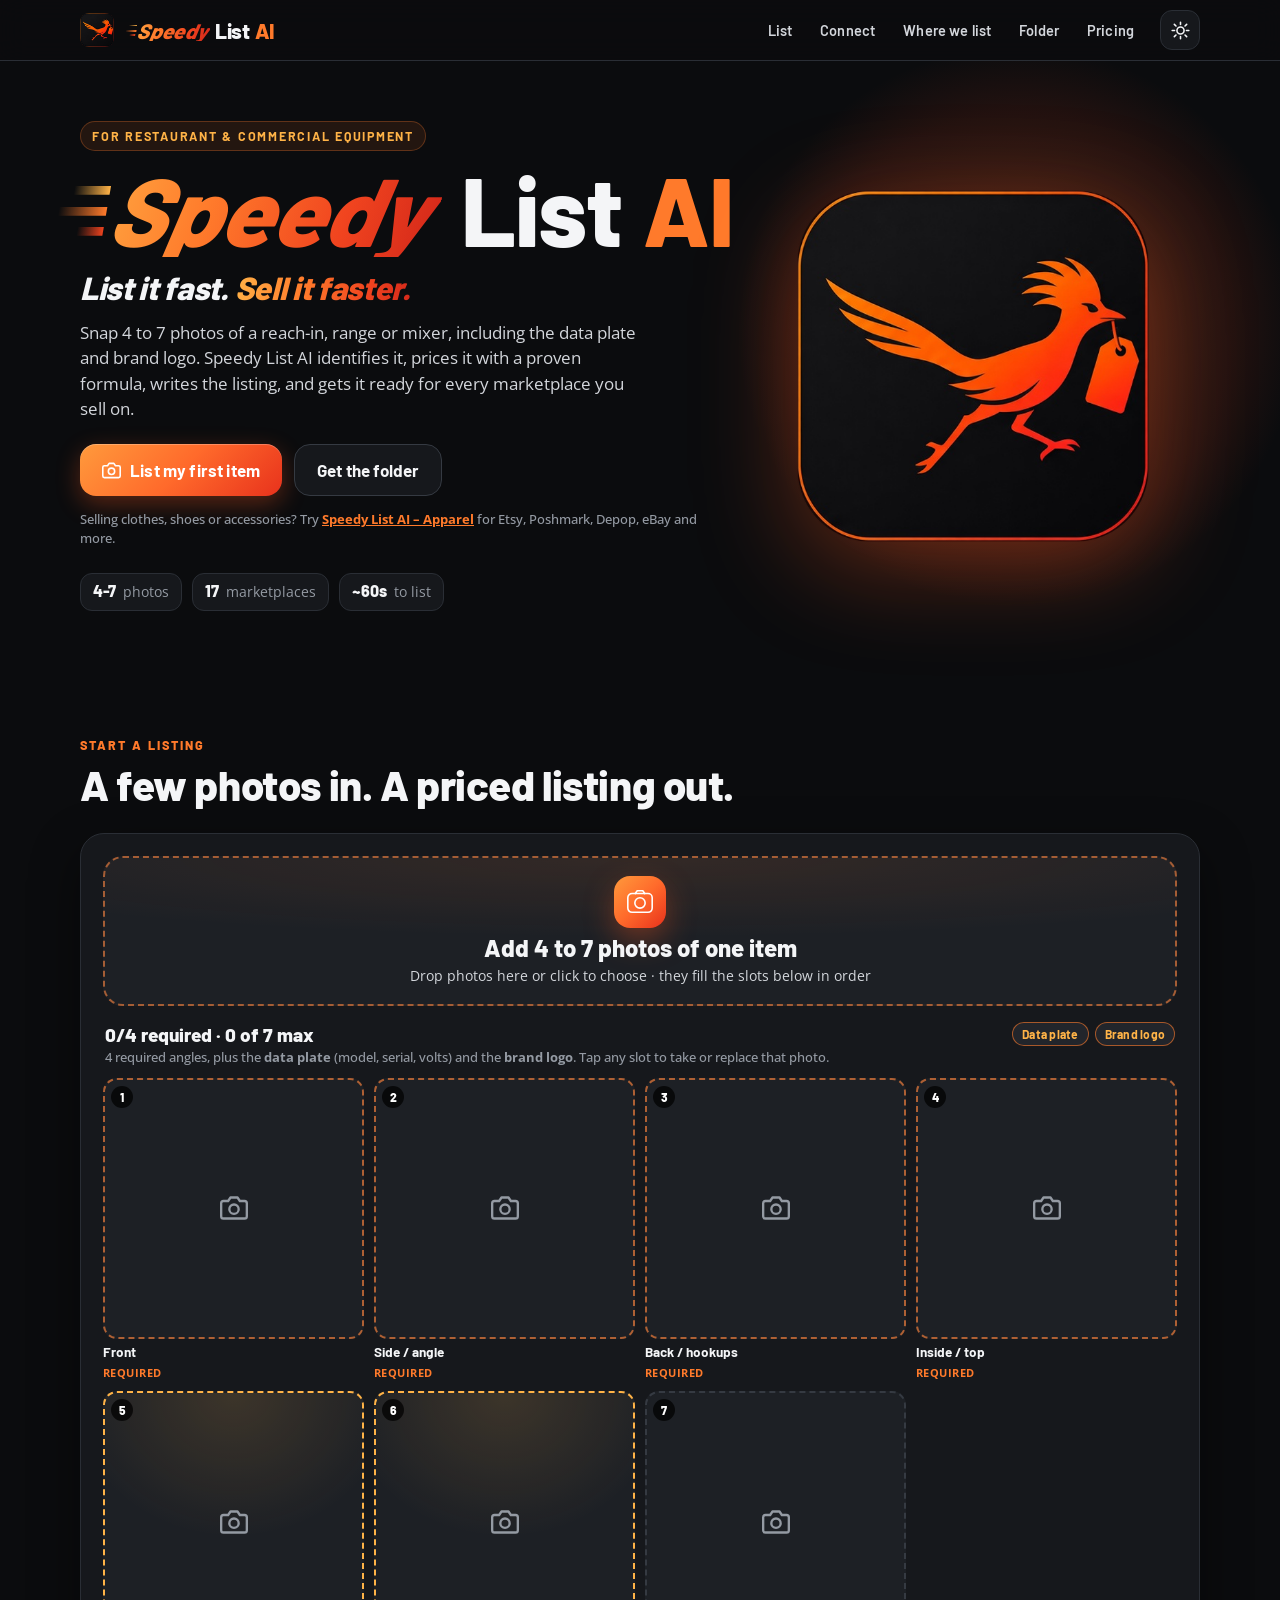
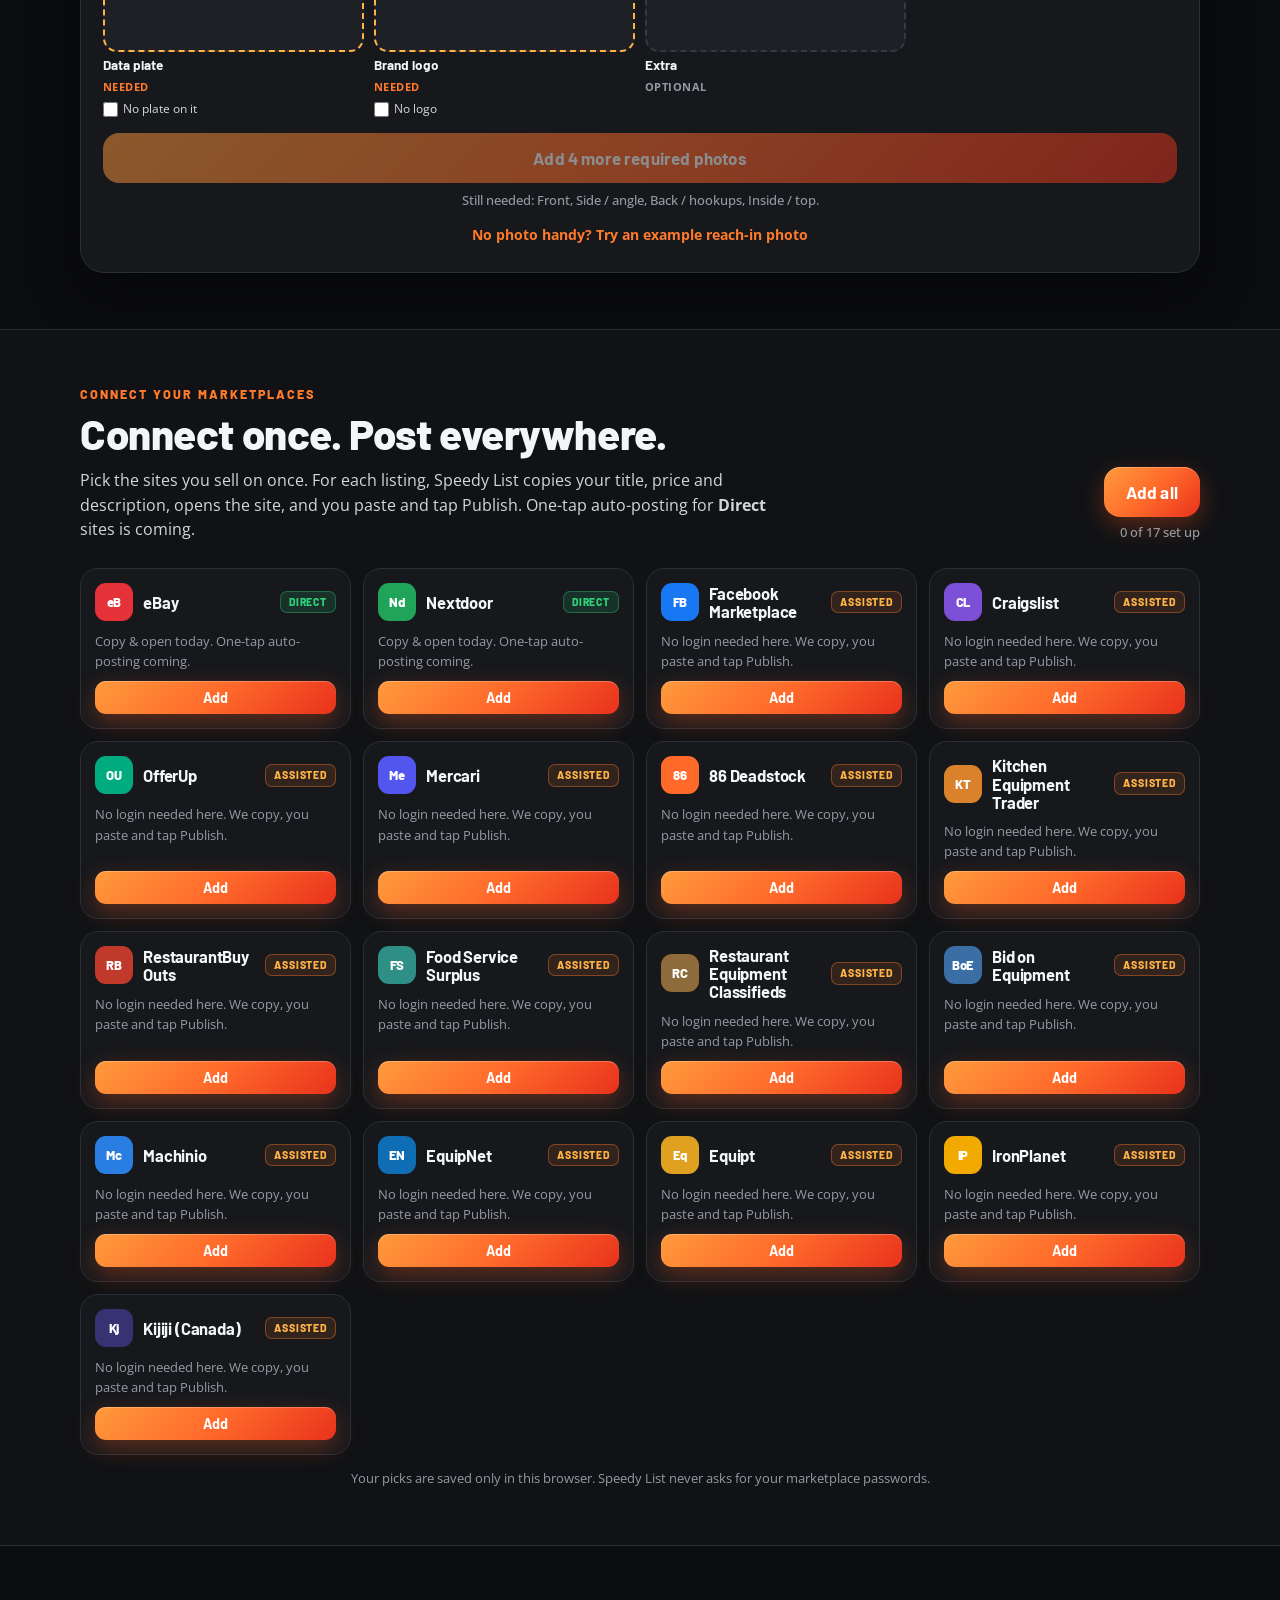
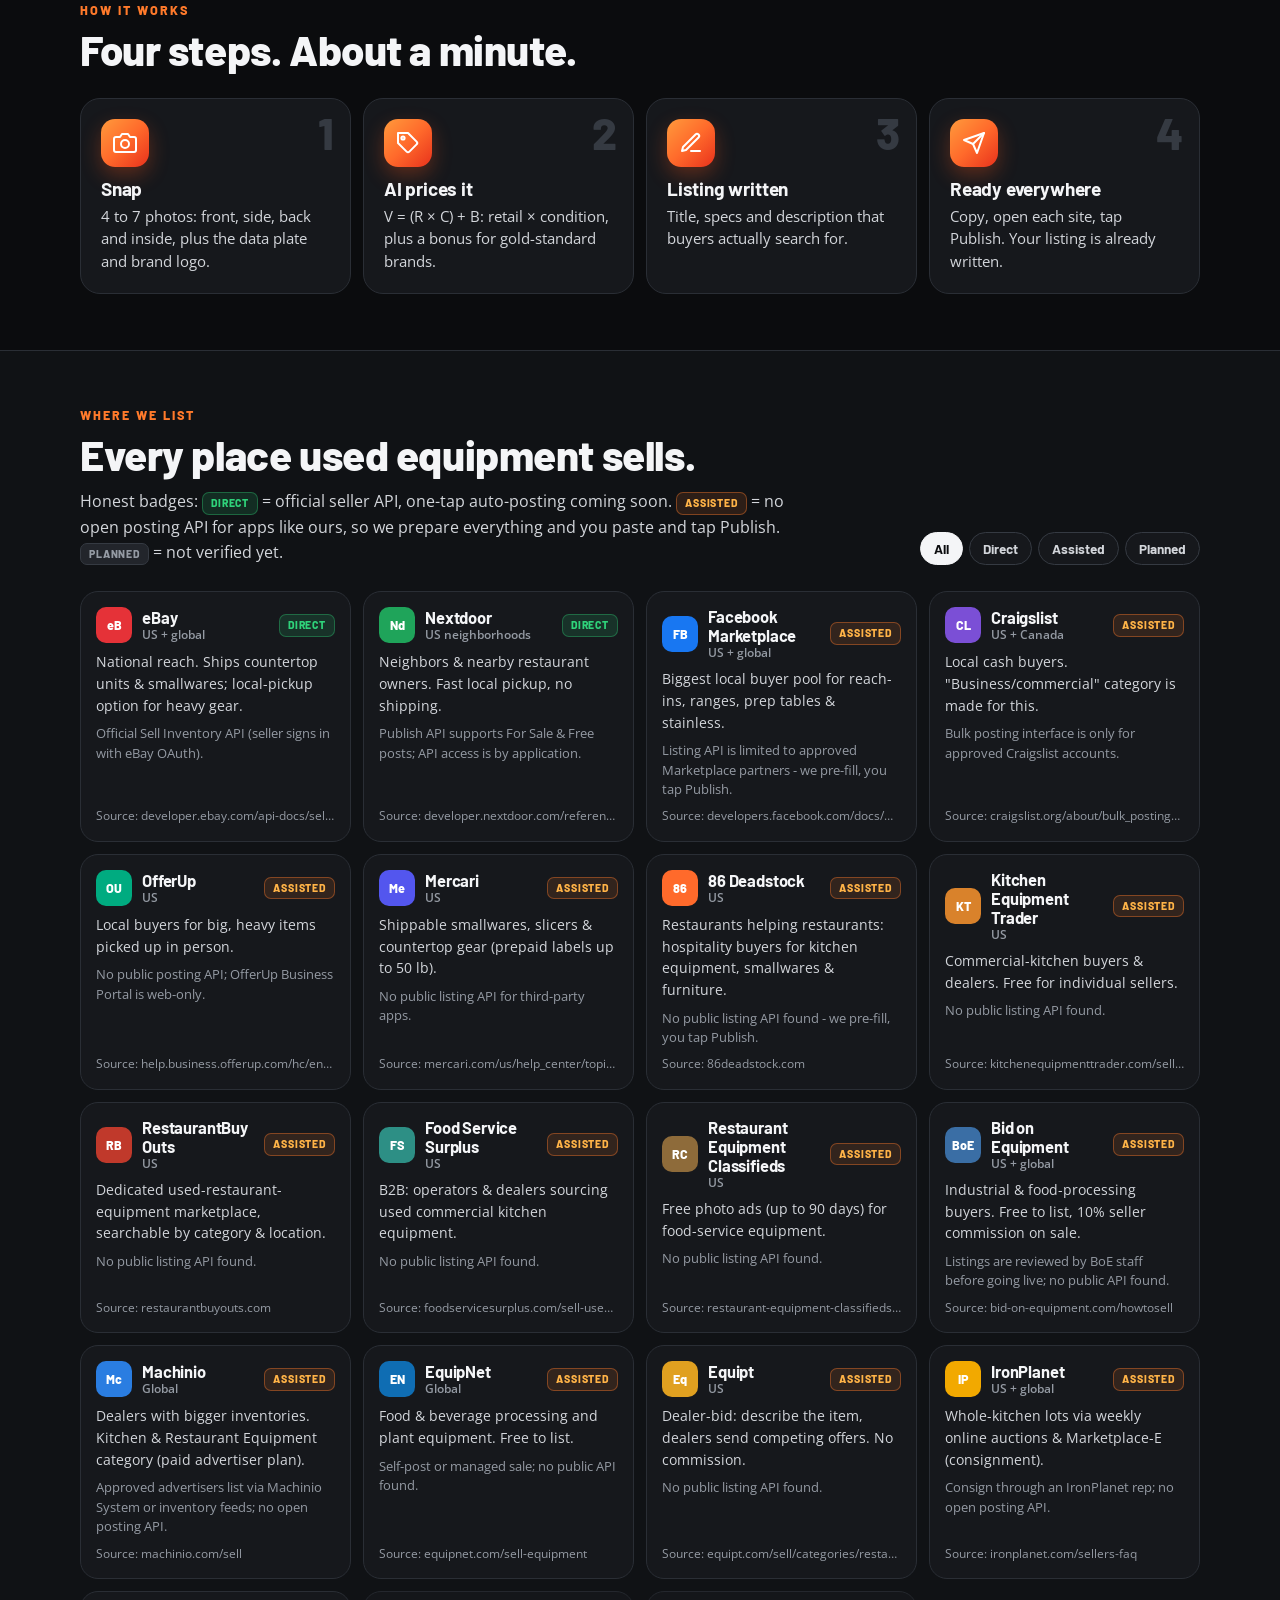
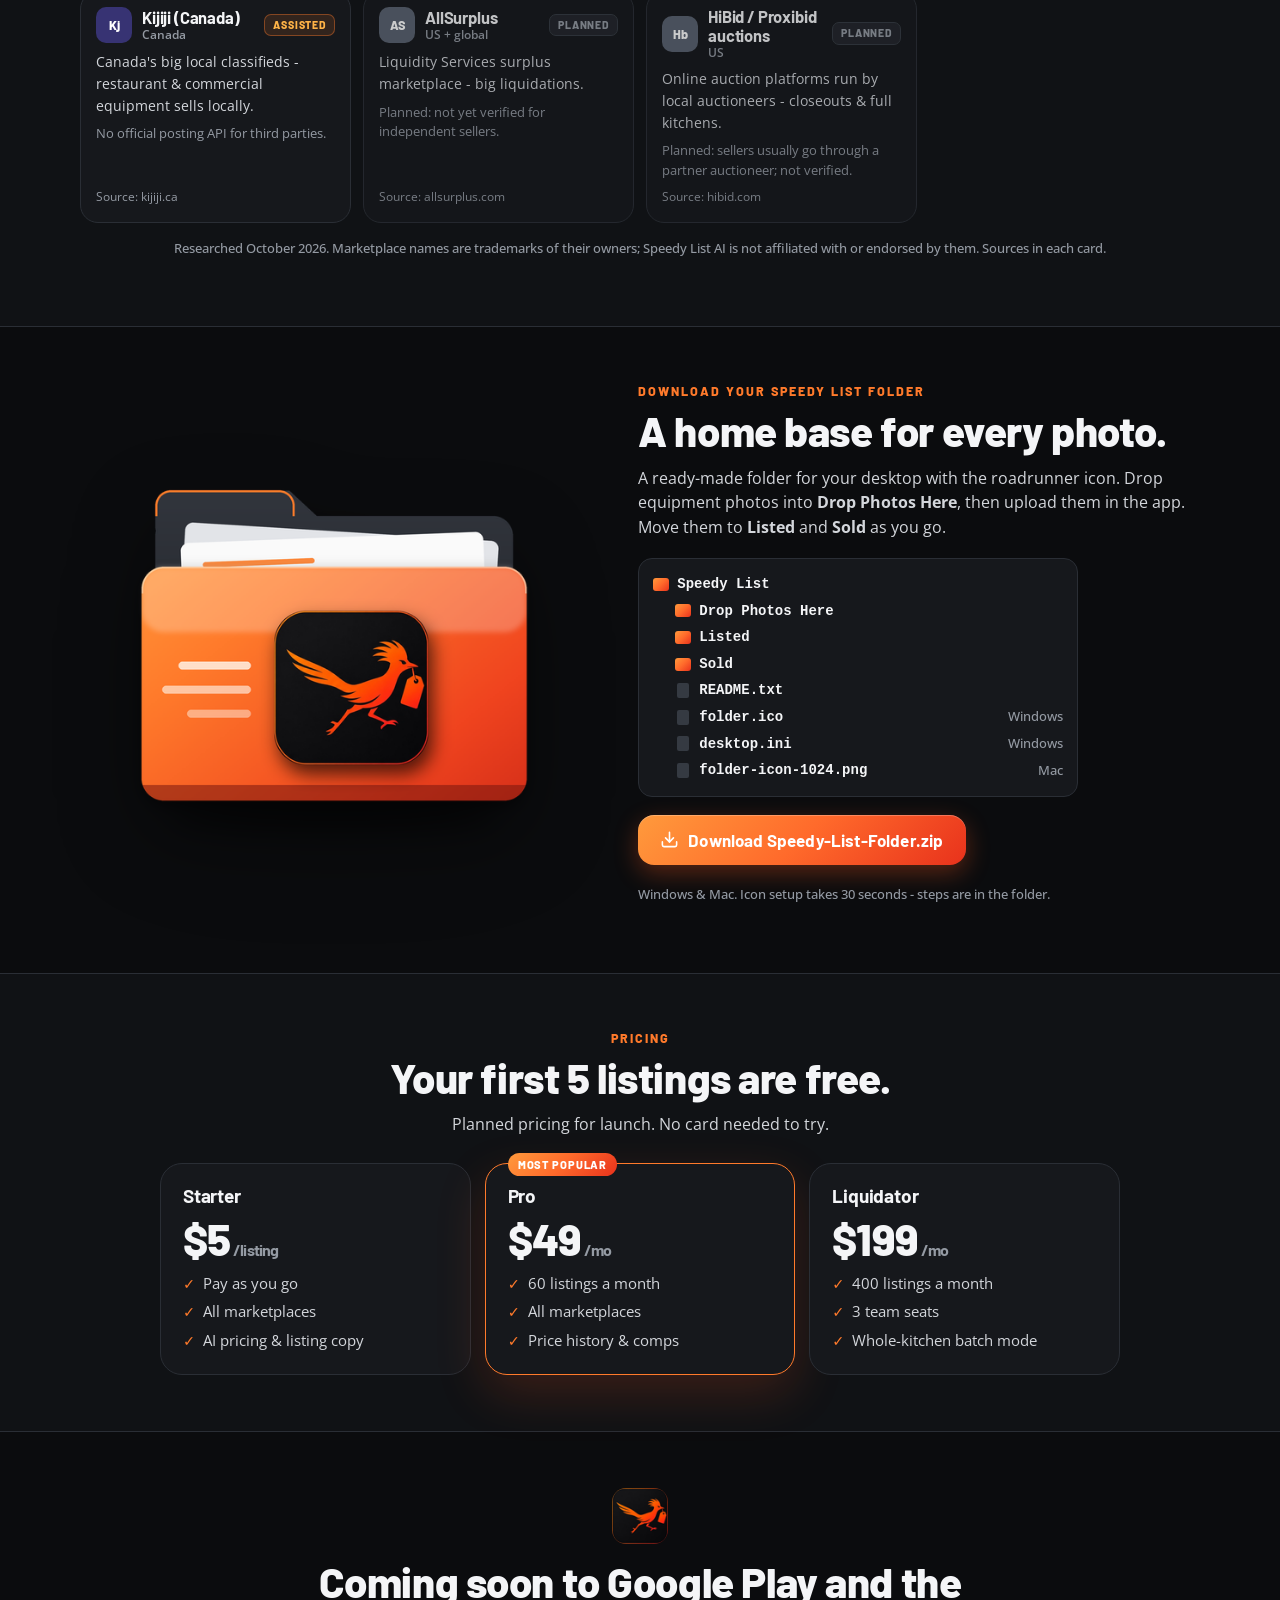
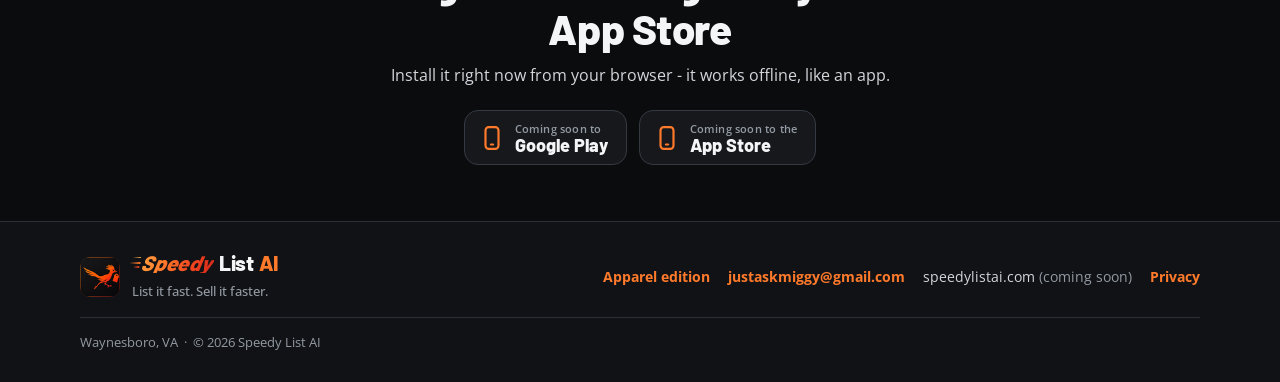
<file: index.html>
<!doctype html>
<html lang="en" data-theme="dark">
<head>
<meta charset="utf-8">
<meta name="viewport" content="width=device-width, initial-scale=1, viewport-fit=cover">
<title>Speedy List AI - List it fast. Sell it faster.</title>
<meta name="description" content="Speedy List AI: 4 to 7 photos of your restaurant or commercial equipment become a priced listing on every marketplace.">
<meta name="theme-color" content="#0b0c0e" media="(prefers-color-scheme: dark)">
<meta name="theme-color" content="#0b0c0e">
<meta name="color-scheme" content="dark light">
<link rel="manifest" href="manifest.webmanifest">
<link rel="icon" href="assets/brand/roadrunner-favicon-32.png" sizes="32x32" type="image/png">
<link rel="icon" href="assets/brand/roadrunner-icon-192.png" sizes="192x192" type="image/png">
<link rel="apple-touch-icon" href="assets/brand/roadrunner-apple-touch-180.png" sizes="180x180">
<meta name="apple-mobile-web-app-capable" content="yes"><meta name="mobile-web-app-capable" content="yes">
<meta name="apple-mobile-web-app-title" content="Speedy List">
<meta name="apple-mobile-web-app-status-bar-style" content="black-translucent">
<meta property="og:title" content="Speedy List AI - List it fast. Sell it faster.">
<meta property="og:description" content="A few photos. Every marketplace. Priced right.">
<meta property="og:image" content="assets/brand/roadrunner-icon-512.png">
<link rel="preload" href="assets/fonts/Barlow-ExtraBold.woff2" as="font" type="font/woff2" crossorigin>
<link rel="preload" href="assets/fonts/OpenSans-var.woff2" as="font" type="font/woff2" crossorigin>
<link rel="stylesheet" href="css/app.css">
<script>try{var t=localStorage.getItem('sla.theme');if(t)document.documentElement.setAttribute('data-theme',t)}catch(e){}</script>
</head>
<body>
<a class="skip" href="#list">Skip to listing</a>

<header class="topbar">
  <div class="wrap topbar-in">
    <a class="brand" href="#top" aria-label="Speedy List AI home">
      <img src="assets/brand/roadrunner-tile-64.png" width="34" height="34" alt="">
      <span class="wordmark sm"><span class="sp-speedy">Speedy</span><span class="sp-list">List</span><span class="sp-ai">AI</span></span>
    </a>
    <nav class="topnav" aria-label="Sections">
      <a href="#list">List</a><a href="#connect">Connect</a><a href="#marketplaces">Where we list</a><a href="#folder">Folder</a><a href="#pricing">Pricing</a>
    </nav>
    <button class="btn ghost sm" id="installBtn" hidden>Install app</button>
    <button class="iconbtn" id="themeBtn" aria-label="Toggle light / dark mode" title="Light / dark">
      <svg class="i-sun" viewBox="0 0 24 24" aria-hidden="true"><circle cx="12" cy="12" r="4.5"/><path d="M12 1.5v3M12 19.5v3M4.2 4.2l2.1 2.1M17.7 17.7l2.1 2.1M1.5 12h3M19.5 12h3M4.2 19.8l2.1-2.1M17.7 6.3l2.1-2.1"/></svg>
      <svg class="i-moon" viewBox="0 0 24 24" aria-hidden="true"><path d="M20.5 14.5A8.5 8.5 0 0 1 9.5 3.5a8.5 8.5 0 1 0 11 11z"/></svg>
    </button>
  </div>
</header>

<main id="top">
  <!-- HERO -->
  <section class="hero">
    <div class="hero-glow" aria-hidden="true"></div>
    <div class="wrap hero-in">
      <div class="hero-copy">
        <span class="eyebrow">For restaurant &amp; commercial equipment</span>
        <h1 class="wordmark xl"><span class="sp-speedy">Speedy</span><span class="sp-list">List</span><span class="sp-ai">AI</span></h1>
        <p class="slogan">List it fast. <span>Sell it faster.</span></p>
        <p class="lede">Snap 4 to 7 photos of a reach-in, range or mixer, including the data plate and brand logo. Speedy List AI identifies it, prices it with a proven formula, writes the listing, and gets it ready for every marketplace you sell on.</p>
        <div class="cta-row">
          <a class="btn primary lg" href="#list">
            <svg viewBox="0 0 24 24" aria-hidden="true"><path d="M23 19a2 2 0 0 1-2 2H3a2 2 0 0 1-2-2V8a2 2 0 0 1 2-2h4l2-3h6l2 3h4a2 2 0 0 1 2 2z"/><circle cx="12" cy="13" r="4"/></svg>
            List my first item</a>
          <a class="btn ghost lg" href="#folder">Get the folder</a>
        </div>
        <p class="tiny edition-link">Selling clothes, shoes or accessories? Try <a href="https://justaskmiggy.github.io/speedy-list-apparel/">Speedy List AI – Apparel</a> for Etsy, Poshmark, Depop, eBay and more.</p>
        <ul class="hero-stats">
          <li><b>4-7</b> photos</li><li><b>17</b> marketplaces</li><li><b>~60s</b> to list</li>
        </ul>
      </div>
      <div class="hero-art" aria-hidden="true">
        <div class="tile-ring"><img src="assets/brand/roadrunner-tile.png" width="300" height="300" alt=""></div>
      </div>
    </div>
  </section>

  <!-- LIST FLOW -->
  <section class="sec" id="list">
    <div class="wrap">
      <div class="sec-head">
        <span class="kicker">Start a listing</span>
        <h2>A few photos in. A priced listing out.</h2>
      </div>

      <div class="flow card" id="flow">
        <!-- step 0: guided photos (4 required + data plate + brand logo, max 7) -->
        <div class="step" id="stepDrop">
          <label class="drop compact" id="drop" tabindex="0">
            <input type="file" id="fileIn" accept="image/*" multiple hidden>
            <div class="drop-icon" aria-hidden="true">
              <svg viewBox="0 0 64 64"><rect x="6" y="14" width="52" height="40" rx="9"/><circle cx="32" cy="34" r="11"/><path d="M22 14l4-6h12l4 6"/></svg>
            </div>
            <strong class="drop-title">Add 4 to 7 photos of one item</strong>
            <span class="drop-sub"><span class="desk">Drop photos here or click to choose</span><span class="mob">Tap to pick several from your library</span> · they fill the slots below in order</span>
          </label>
          <div class="shots-head" aria-live="polite">
            <b id="shotCount">0/4 required &middot; up to 7</b>
            <span class="shot-flags" id="shotFlags"></span>
          </div>
          <p class="tiny shots-tip">4 required angles, plus the <b>data plate</b> (model, serial, volts) and the <b>brand logo</b>. Tap any slot to take or replace that photo.</p>
          <div class="shots" id="shots" role="list" aria-label="Photo slots"></div>
          <button class="btn primary lg block" id="analyzeBtn" type="button" disabled>Add 4 required photos</button>
          <p class="tiny center" id="analyzeWhy"></p>
          <div class="sample-row"><button class="linkbtn" id="sampleBtn" type="button">No photo handy? Try an example reach-in photo</button></div>
        </div>

        <!-- step 1: thumbs + identifying -->
        <div class="step" id="stepId" hidden>
          <div class="thumbs" id="thumbs"></div>
          <div class="ident" id="ident">
            <div class="scan"><img id="scanImg" alt=""><span class="scanline"></span></div>
            <div class="ident-copy">
              <h3><span class="spinner"></span> Identifying...</h3>
              <ul class="ident-steps" id="identSteps">
                <li>Reading the photo</li><li>Spotting brand &amp; model</li><li>Checking the data plate</li><li>Pulling new retail price</li>
              </ul>
              <p class="demo-note">Speedy AI is reading your photos. This takes about 10-20 seconds.</p>
            </div>
          </div>
        </div>

        <!-- step 2: result -->
        <div class="step" id="stepResult" hidden>
          <div class="result-grid">
            <div class="col">
              <div class="item-card">
                <div class="item-photo"><img id="itemImg" alt="Your equipment photo"><span class="badge demo" id="aiBadge">Speedy AI</span></div>
                <div class="item-meta">
                  <span class="badge ok" id="itemConf">92% match</span>
                  <h3 id="itemName">True T-49 Two-Section Reach-In Refrigerator</h3>
                  <dl class="kv"><dt>Brand</dt><dd id="itemBrand">True</dd><dt>Model</dt><dd id="itemModel">T-49</dd><dt>Category</dt><dd id="itemCat">Refrigeration</dd></dl>
                  <p class="demo-note strong" id="aiNote">AI read from your photos. Double-check the brand, model and price, then edit anything below.</p>
                  <button class="linkbtn" id="retryBtn" type="button">Not right? Analyze again</button>
                </div>
              </div>

              <div class="price-card">
                <div class="price-head">
                  <h3>Speedy price</h3>
                  <span class="formula-tag">V = (R &times; C) + B</span>
                </div>
                <div class="field">
                  <label for="retailIn">R - new retail price</label>
                  <div class="money"><span>$</span><input id="retailIn" type="number" inputmode="numeric" min="0" step="50"></div>
                </div>
                <div class="field">
                  <span class="lbl">C - condition</span>
                  <div class="seg" id="condSeg" role="radiogroup" aria-label="Condition"></div>
                </div>
                <div class="field" id="bonusField">
                  <label for="bonusIn">B - brand bonus <span class="gold" id="goldTag">Gold-standard brand</span></label>
                  <div class="range-row"><input id="bonusIn" type="range" min="50" max="200" step="25"><output id="bonusOut">$150</output></div>
                  <p class="tiny" id="bonusNote">True, Hobart, Vulcan and Imperial Brown earn a $50-$200 bonus.</p>
                </div>
                <div class="calc" id="calc"></div>
                <div class="final">
                  <div><span class="tiny">Suggested list price</span><div class="big" id="vOut">$0</div></div>
                  <div class="field inline"><label for="priceIn">Your price</label><div class="money"><span>$</span><input id="priceIn" type="number" inputmode="numeric" min="0" step="5" placeholder="Enter price" aria-describedby="priceNeed"></div></div>
                </div>
                <p class="price-need" id="priceNeed" role="status" hidden>Enter your asking price. Speedy AI couldn't price this one from the photos, and your listing can't be copied until it has a price.</p>
              </div>
            </div>

            <div class="col">
              <div class="listing-card">
                <h3>Your listing <span class="tiny">written for you - edit freely</span></h3>
                <div class="field"><label for="titleIn">Title <span class="tiny" id="titleCount">0/80</span></label><input id="titleIn" maxlength="80"></div>
                <div class="field"><label for="descIn">Description</label><textarea id="descIn" rows="9"></textarea></div>
              </div>

              <div class="post-card" id="postCard">
                <div class="post-head">
                  <h3>Post to</h3>
                  <a class="linkbtn" href="#connect" id="manageConn">Manage sites</a>
                </div>
                <div class="conn-chips" id="connChips"></div>
                <div class="conn-nudge" id="connNudge" hidden>
                  <span>Pick your sites once and they're checked for you on every listing.</span>
                  <button class="btn primary sm" type="button" data-act="connect-all">Add all sites</button>
                </div>
                <div class="mk-checks" id="mkChecks"></div>
                <button class="btn primary lg block" id="postBtn" type="button">
                  <svg viewBox="0 0 24 24" aria-hidden="true"><path d="M22 2 11 13"/><path d="M22 2 15 22l-4-9-9-4z"/></svg>
                  Get it ready to post</button>
                <p class="demo-note center">Tap each site to copy your listing, open the site and hit Publish.</p>
                <ol class="progress" id="postProgress" hidden></ol>
                <div class="done-row" id="doneRow" hidden>
                  <button class="btn ghost" id="againBtn" type="button">List another item</button>
                  <button class="btn ghost" id="mailBtn" type="button">Send to Miggy</button>
                </div>
              </div>
            </div>
          </div>
        </div>
      </div>
    </div>
  </section>

  <!-- CONNECT -->
  <section class="sec alt" id="connect">
    <div class="wrap">
      <div class="sec-head row">
        <div>
          <span class="kicker">Connect your marketplaces</span>
          <h2>Connect once. Post everywhere.</h2>
          <p class="sub">Pick the sites you sell on once. For each listing, Speedy List copies your title, price and description, opens the site, and you paste and tap Publish. One-tap auto-posting for <b>Direct</b> sites is coming.</p>
        </div>
        <div class="connect-actions">
          <button class="btn primary lg" type="button" data-act="connect-all">Add all</button>
          <span class="tiny" id="connSummary">0 of 17 set up</span>
        </div>
      </div>
      <div class="conn-grid" id="connGrid"></div>
      <p class="demo-note center">Your picks are saved only in this browser. Speedy List never asks for your marketplace passwords.</p>
    </div>
  </section>

  <!-- HOW -->
  <section class="sec" id="how">
    <div class="wrap">
      <div class="sec-head"><span class="kicker">How it works</span><h2>Four steps. About a minute.</h2></div>
      <ol class="how">
        <li><span class="n">1</span><div class="how-ic"><svg viewBox="0 0 24 24"><path d="M23 19a2 2 0 0 1-2 2H3a2 2 0 0 1-2-2V8a2 2 0 0 1 2-2h4l2-3h6l2 3h4a2 2 0 0 1 2 2z"/><circle cx="12" cy="13" r="4"/></svg></div><h3>Snap</h3><p>4 to 7 photos: front, side, back and inside, plus the data plate and brand logo.</p></li>
        <li><span class="n">2</span><div class="how-ic"><svg viewBox="0 0 24 24"><path d="M20.6 13.4 13.4 20.6a2 2 0 0 1-2.8 0L2 12V2h10l8.6 8.6a2 2 0 0 1 0 2.8z"/><circle cx="7" cy="7" r="1.6"/></svg></div><h3>AI prices it</h3><p>V = (R &times; C) + B: retail &times; condition, plus a bonus for gold-standard brands.</p></li>
        <li><span class="n">3</span><div class="how-ic"><svg viewBox="0 0 24 24"><path d="M12 20h9"/><path d="M16.5 3.5a2.1 2.1 0 0 1 3 3L7 19l-4 1 1-4z"/></svg></div><h3>Listing written</h3><p>Title, specs and description that buyers actually search for.</p></li>
        <li><span class="n">4</span><div class="how-ic"><svg viewBox="0 0 24 24"><path d="M22 2 11 13"/><path d="M22 2 15 22l-4-9-9-4z"/></svg></div><h3>Ready everywhere</h3><p>Copy, open each site, tap Publish. Your listing is already written.</p></li>
      </ol>
    </div>
  </section>

  <!-- MARKETPLACES -->
  <section class="sec alt" id="marketplaces">
    <div class="wrap">
      <div class="sec-head row">
        <div>
          <span class="kicker">Where we list</span>
          <h2>Every place used equipment sells.</h2>
          <p class="sub">Honest badges: <span class="mbadge direct">Direct</span> = official seller API, one-tap auto-posting coming soon. <span class="mbadge assisted">Assisted</span> = no open posting API for apps like ours, so we prepare everything and you paste and tap Publish. <span class="mbadge planned">Planned</span> = not verified yet.</p>
        </div>
        <div class="filter" role="tablist" aria-label="Filter marketplaces">
          <button class="chip on" data-filter="all" type="button">All</button>
          <button class="chip" data-filter="direct" type="button">Direct</button>
          <button class="chip" data-filter="assisted" type="button">Assisted</button>
          <button class="chip" data-filter="planned" type="button">Planned</button>
        </div>
      </div>
      <div class="mk-grid collapsed" id="mkGrid"></div>
      <div class="mk-more" id="mkMore"><button class="btn ghost" type="button" id="mkMoreBtn">Show all marketplaces</button></div>
      <p class="tiny center">Researched October 2026. Marketplace names are trademarks of their owners; Speedy List AI is not affiliated with or endorsed by them. Sources in each card.</p>
    </div>
  </section>

  <!-- FOLDER -->
  <section class="sec" id="folder">
    <div class="wrap folder-in">
      <div class="folder-art">
        <div class="folder-glow" aria-hidden="true"></div>
        <img src="img/speedy-list-folder-512.png" width="512" height="512" alt="Speedy List folder icon: an orange folder with the roadrunner logo on the front">
      </div>
      <div class="folder-copy">
        <span class="kicker">Download your Speedy List folder</span>
        <h2>A home base for every photo.</h2>
        <p class="sub">A ready-made folder for your desktop with the roadrunner icon. Drop equipment photos into <b>Drop Photos Here</b>, then upload them in the app. Move them to <b>Listed</b> and <b>Sold</b> as you go.</p>
        <ul class="tree" aria-label="Folder contents">
          <li class="d">Speedy List</li>
          <li class="d sub1">Drop Photos Here</li>
          <li class="d sub1">Listed</li>
          <li class="d sub1">Sold</li>
          <li class="f sub1">README.txt</li>
          <li class="f sub1">folder.ico <span class="tiny">Windows</span></li>
          <li class="f sub1">desktop.ini <span class="tiny">Windows</span></li>
          <li class="f sub1">folder-icon-1024.png <span class="tiny">Mac</span></li>
        </ul>
        <a class="btn primary lg" href="downloads/Speedy-List-Folder.zip" download="Speedy-List-Folder.zip" id="zipBtn">
          <svg viewBox="0 0 24 24" aria-hidden="true"><path d="M21 15v4a2 2 0 0 1-2 2H5a2 2 0 0 1-2-2v-4"/><path d="m7 10 5 5 5-5"/><path d="M12 15V3"/></svg>
          Download Speedy-List-Folder.zip</a>
        <p class="tiny">Windows &amp; Mac. Icon setup takes 30 seconds - steps are in the folder.</p>
      </div>
    </div>
  </section>

  <!-- PRICING -->
  <section class="sec alt" id="pricing">
    <div class="wrap">
      <div class="sec-head center"><span class="kicker">Pricing</span><h2>Your first 5 listings are free.</h2><p class="sub">Planned pricing for launch. No card needed to try.</p></div>
      <div class="plans">
        <div class="plan"><h3>Starter</h3><div class="amt">$5<small>/listing</small></div><ul><li>Pay as you go</li><li>All marketplaces</li><li>AI pricing &amp; listing copy</li></ul></div>
        <div class="plan hot"><span class="ribbon">Most popular</span><h3>Pro</h3><div class="amt">$49<small>/mo</small></div><ul><li>60 listings a month</li><li>All marketplaces</li><li>Price history &amp; comps</li></ul></div>
        <div class="plan"><h3>Liquidator</h3><div class="amt">$199<small>/mo</small></div><ul><li>400 listings a month</li><li>3 team seats</li><li>Whole-kitchen batch mode</li></ul></div>
      </div>
    </div>
  </section>

  <!-- STORES -->
  <section class="sec" id="apps">
    <div class="wrap stores">
      <img src="assets/brand/roadrunner-tile-64.png" width="56" height="56" alt="" class="stores-ic">
      <h2>Coming soon to Google Play and the App Store</h2>
      <p class="sub">Install it right now from your browser - it works offline, like an app.</p>
      <div class="store-badges">
        <span class="sbadge"><svg viewBox="0 0 24 24" aria-hidden="true"><rect x="6" y="2" width="12" height="20" rx="3"/><path d="M11 18h2"/></svg><span><small>Coming soon to</small>Google Play</span></span>
        <span class="sbadge"><svg viewBox="0 0 24 24" aria-hidden="true"><rect x="6" y="2" width="12" height="20" rx="3"/><path d="M11 18h2"/></svg><span><small>Coming soon to the</small>App Store</span></span>
      </div>
    </div>
  </section>
</main>

<footer class="footer">
  <div class="wrap foot-in">
    <div class="foot-brand">
      <img src="assets/brand/roadrunner-tile-64.png" width="40" height="40" alt="">
      <div><span class="wordmark sm"><span class="sp-speedy">Speedy</span><span class="sp-list">List</span><span class="sp-ai">AI</span></span><p class="tiny">List it fast. Sell it faster.</p></div>
    </div>
    <div class="foot-links">
      <a href="https://justaskmiggy.github.io/speedy-list-apparel/">Apparel edition</a>
      <a href="mailto:justaskmiggy@gmail.com">justaskmiggy@gmail.com</a>
      <span>speedylistai.com <em>(coming soon)</em></span>
      <a href="privacy.html">Privacy</a>
    </div>
    <p class="foot-note">Waynesboro, VA &nbsp;·&nbsp; &copy; 2026 Speedy List AI</p>
  </div>
</footer>

<div class="modal" id="modal" hidden><div class="modal-back" data-act="close"></div><div class="modal-box" role="dialog" aria-modal="true" aria-labelledby="modalTitle" id="modalBox"></div></div>
<div class="sheet" id="sheet" hidden></div>
<div class="toast" id="toast" role="status" aria-live="polite"></div>

<script src="js/config.js"></script>
<script src="js/data.js"></script>
<script src="js/app.js"></script>
</body>
</html>
</file>
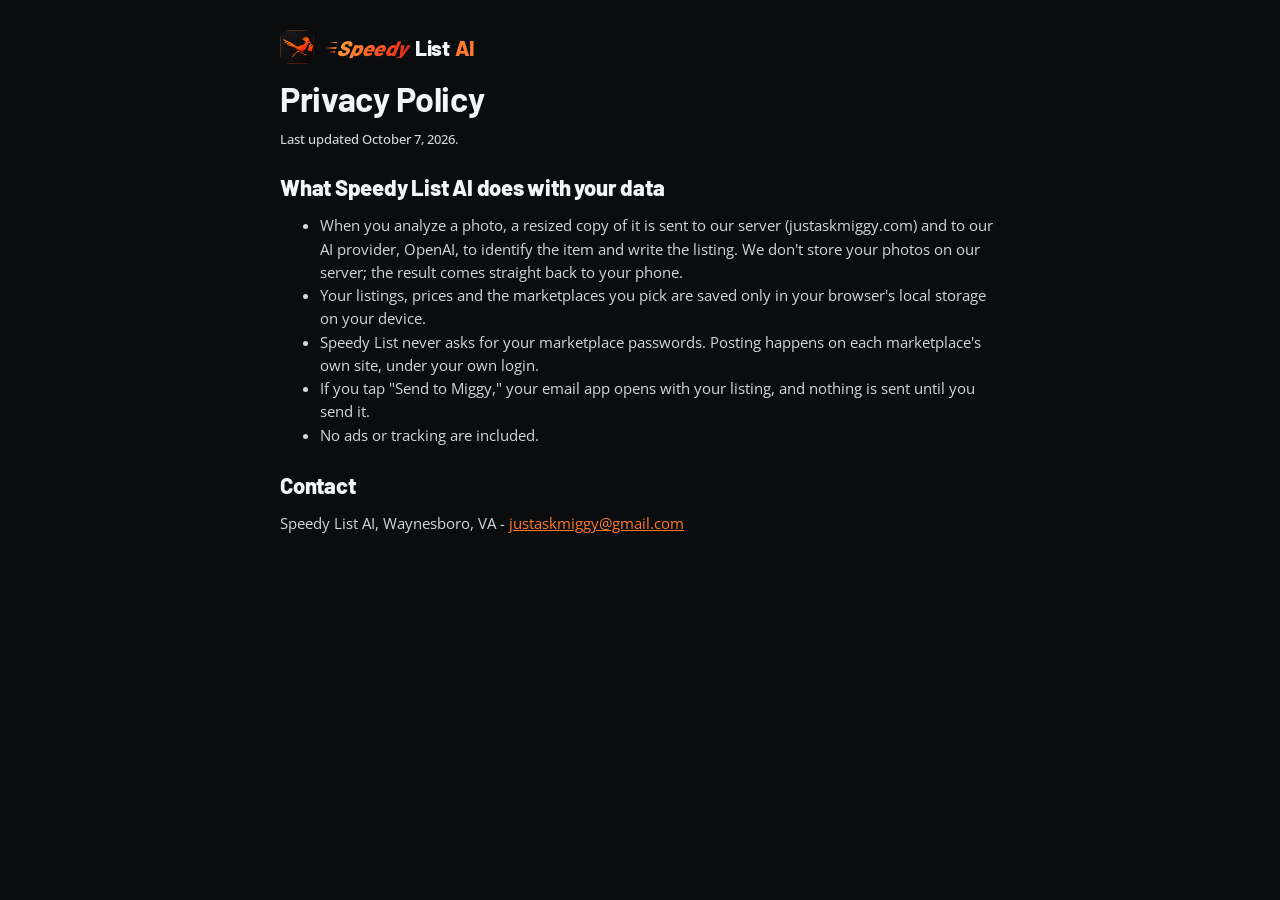
<file: privacy.html>
<!doctype html><html lang="en" data-theme="dark"><head><meta charset="utf-8"><meta name="viewport" content="width=device-width,initial-scale=1">
<title>Privacy Policy - Speedy List AI</title><link rel="icon" href="assets/brand/roadrunner-favicon-32.png"><link rel="stylesheet" href="css/app.css">
<script>try{var t=localStorage.getItem('sla.theme');if(t)document.documentElement.setAttribute('data-theme',t)}catch(e){}</script>
<style>.doc{max-width:760px;margin:0 auto;padding:30px 20px 60px}.doc h1{font-size:34px;margin:16px 0 6px}.doc h2{font-size:22px;margin:26px 0 8px}.doc p,.doc li{color:var(--text2)}</style></head>
<body><div class="doc">
<a class="brand" href="index.html"><img src="assets/brand/roadrunner-tile-64.png" width="34" height="34" alt="" style="border-radius:9px"><span class="wordmark sm"><span class="sp-speedy">Speedy</span><span class="sp-list">List</span><span class="sp-ai">AI</span></span></a>
<h1>Privacy Policy</h1>
<p class="tiny">Last updated October 7, 2026.</p>
<h2>What Speedy List AI does with your data</h2>
<ul><li>When you analyze a photo, a resized copy of it is sent to our server (justaskmiggy.com) and to our AI provider, OpenAI, to identify the item and write the listing. We don't store your photos on our server; the result comes straight back to your phone.</li>
<li>Your listings, prices and the marketplaces you pick are saved only in your browser's local storage on your device.</li>
<li>Speedy List never asks for your marketplace passwords. Posting happens on each marketplace's own site, under your own login.</li>
<li>If you tap "Send to Miggy," your email app opens with your listing, and nothing is sent until you send it.</li>
<li>No ads or tracking are included.</li></ul>
<h2>Contact</h2><p>Speedy List AI, Waynesboro, VA - <a href="mailto:justaskmiggy@gmail.com" style="color:var(--o2)">justaskmiggy@gmail.com</a></p>
</div></body></html>
</file>
<file: css/app.css>
/* Speedy List AI - dark-first, light mode via [data-theme=light] */
@font-face{font-family:"Barlow";font-weight:600;font-display:swap;src:url(../assets/fonts/Barlow-SemiBold.woff2) format("woff2")}
@font-face{font-family:"Barlow";font-weight:700;font-display:swap;src:url(../assets/fonts/Barlow-Bold.woff2) format("woff2")}
@font-face{font-family:"Barlow";font-weight:800;font-display:swap;src:url(../assets/fonts/Barlow-ExtraBold.woff2) format("woff2")}
@font-face{font-family:"Open Sans";font-weight:300 800;font-display:swap;src:url(../assets/fonts/OpenSans-var.woff2) format("woff2")}

:root{
  --o1:#ffb347;--o2:#ff7a2b;--o3:#f0441f;--o4:#d4281a;
  --grad:linear-gradient(100deg,#ffb347 0%,#ff7a2b 40%,#f0441f 75%,#d4281a 100%);
  --grad2:linear-gradient(135deg,#ff9a3c 0%,#ff6a2b 50%,#e8321c 100%);
  --green:#2fd27a;--blue:#4aa3ff;
  --r:18px;--r2:12px;
  --head:"Barlow","Arial Narrow",system-ui,sans-serif;--body:"Open Sans",system-ui,-apple-system,"Segoe UI",Roboto,sans-serif;
  --bg:#0b0c0e;--bg2:#101215;--card:#16181c;--card2:#1d2025;--line:#2a2e35;--line2:#353a42;
  --text:#f4f5f7;--text2:#d3d6db;--mute:#949aa3;--shadow:0 18px 50px rgba(0,0,0,.45);
  --chip:#22252b;--input:#0f1114;
}
[data-theme=light]{
  --bg:#f6f5f2;--bg2:#efece7;--card:#ffffff;--card2:#f7f5f2;--line:#e5e1db;--line2:#d6d1c9;
  --text:#121316;--text2:#2f3338;--mute:#626870;--shadow:0 16px 40px rgba(30,20,10,.10);
  --chip:#f1eee9;--input:#fbfaf8;
}
*{box-sizing:border-box}
html{scroll-behavior:smooth;-webkit-text-size-adjust:100%}
body{margin:0;background:var(--bg);color:var(--text);font:15px/1.55 var(--body);-webkit-font-smoothing:antialiased;overflow-x:hidden}
img{max-width:100%;display:block}
a{color:inherit}
h1,h2,h3{font-family:var(--head);margin:0;line-height:1.1;letter-spacing:-.01em}
h2{font-size:clamp(28px,4.4vw,42px);font-weight:800}
h3{font-size:19px;font-weight:700}
button,input,textarea,select{font:inherit;color:inherit}
svg{fill:none;stroke:currentColor;stroke-width:2;stroke-linecap:round;stroke-linejoin:round}
.wrap{max-width:1160px;margin:0 auto;padding:0 20px}
.skip{position:absolute;left:-999px}.skip:focus{left:10px;top:10px;z-index:99;background:#fff;color:#000;padding:8px 12px;border-radius:8px}
.tiny{font-size:12.5px;color:var(--mute);font-weight:500}
.center{text-align:center}
[hidden]{display:none!important}

/* prototype bar */
.protobar{background:#000;color:#cfd2d7;font-size:12.5px;text-align:center;padding:6px 12px;border-bottom:1px solid #1d1f23}
[data-theme=light] .protobar{background:#141518;color:#e6e7ea}
.pill{display:inline-block;background:var(--grad);color:#fff;font:800 10.5px/1 var(--head);letter-spacing:.08em;padding:4px 8px;border-radius:99px;margin-right:6px;vertical-align:1px;text-transform:uppercase}

/* wordmark: Speedy = heavy slanted gradient w/ motion streaks, List = white/dark, AI = orange */
.wordmark{font-family:var(--head);font-weight:800;white-space:nowrap;display:inline-flex;align-items:baseline;gap:.22em;letter-spacing:-.01em;line-height:1}
.wordmark .sp-speedy{position:relative;display:inline-block;font-style:italic;transform:skewX(-10deg);padding:0 .1em 0 .55em;margin-left:-.1em;
  background:var(--grad);-webkit-background-clip:text;background-clip:text;color:transparent;-webkit-text-fill-color:transparent}
.wordmark .sp-speedy::before{content:"";position:absolute;left:0;top:.26em;width:.5em;height:.52em;pointer-events:none;
  background:linear-gradient(90deg,transparent,#ffb347) 100% 0/75% .09em no-repeat,linear-gradient(90deg,transparent,#ff7a2b) 100% 50%/100% .09em no-repeat,linear-gradient(90deg,transparent,#f0441f) 100% 100%/55% .09em no-repeat}
.wordmark .sp-list{color:var(--text)}
.wordmark .sp-ai{color:var(--o2)}
.wordmark.sm{font-size:21px}
.wordmark.xl{font-size:clamp(50px,9vw,96px);margin:10px 0 6px;margin-left:-.12em}

/* top bar */
.topbar{position:sticky;top:0;z-index:40;background:color-mix(in srgb,var(--bg) 82%,transparent);backdrop-filter:saturate(1.4) blur(14px);-webkit-backdrop-filter:saturate(1.4) blur(14px);border-bottom:1px solid var(--line)}
.topbar-in{display:flex;align-items:center;gap:14px;height:60px}
.brand{display:flex;align-items:center;gap:14px;text-decoration:none;margin-right:auto}
.brand img{border-radius:9px}
.topnav{display:none;gap:4px}
.topnav a{text-decoration:none;color:var(--text2);font:600 14.5px var(--head);padding:8px 12px;border-radius:10px;letter-spacing:.01em}
.topnav a:hover{background:var(--chip);color:var(--text)}
.iconbtn{width:40px;height:40px;border-radius:12px;border:1px solid var(--line);background:var(--card);display:grid;place-items:center;cursor:pointer}
.iconbtn svg{width:19px;height:19px}
.i-moon{display:none}[data-theme=light] .i-sun{display:none}[data-theme=light] .i-moon{display:block}
@media(min-width:900px){.topnav{display:flex}}

/* buttons */
.btn{display:inline-flex;align-items:center;justify-content:center;gap:9px;border:0;border-radius:14px;padding:11px 18px;font:700 15.5px var(--head);letter-spacing:.01em;text-decoration:none;cursor:pointer;transition:transform .12s,box-shadow .2s,background .2s;white-space:nowrap}
.btn svg{width:19px;height:19px}
.btn:active{transform:scale(.98)}
.btn.primary{background:var(--grad2);color:#fff;box-shadow:0 8px 24px rgba(255,90,31,.32),inset 0 1px 0 rgba(255,255,255,.25)}
.btn.primary:hover{box-shadow:0 10px 30px rgba(255,90,31,.45),inset 0 1px 0 rgba(255,255,255,.25)}
.btn.primary:disabled{opacity:.5;cursor:not-allowed;box-shadow:none}
.btn.ghost{background:var(--card);color:var(--text);border:1px solid var(--line2)}
.btn.ghost:hover{border-color:var(--o2)}
.btn.lg{padding:15px 22px;font-size:17px;border-radius:16px}
.btn.sm{padding:8px 13px;font-size:14px;border-radius:11px}
.btn.block{width:100%}
.btn.ready{background:rgba(255,122,43,.12);color:var(--o1);border:1px solid rgba(255,122,43,.4)}
[data-theme=light] .btn.ready{color:#c94a12}
.btn.ok{background:rgba(47,210,122,.14);color:var(--green);border:1px solid rgba(47,210,122,.35)}
.linkbtn{background:none;border:0;color:var(--o2);font-weight:700;cursor:pointer;padding:4px 0;text-decoration:none;font-size:14px}
.linkbtn:hover{text-decoration:underline}

/* hero */
.hero{position:relative;overflow:hidden;padding:34px 0 46px}
.hero-glow{position:absolute;inset:-20% -10% auto auto;width:780px;height:780px;background:radial-gradient(closest-side,rgba(255,106,43,.28),rgba(240,68,31,.10) 55%,transparent 72%);pointer-events:none}
[data-theme=light] .hero-glow{background:radial-gradient(closest-side,rgba(255,122,43,.22),rgba(240,68,31,.07) 55%,transparent 72%)}
.hero-in{position:relative;display:grid;gap:26px;align-items:center}
.hero-copy{order:2;text-align:center}
.hero-art{order:1;position:relative;justify-self:center;width:min(78vw,330px);aspect-ratio:1}
.eyebrow{display:inline-block;font:700 12.5px var(--head);letter-spacing:.14em;text-transform:uppercase;color:var(--o1);background:rgba(255,122,43,.10);border:1px solid rgba(255,122,43,.28);padding:6px 11px;border-radius:99px}
[data-theme=light] .eyebrow{color:#c94a12}
.slogan{font:800 clamp(22px,3.6vw,32px)/1.15 var(--head);margin:6px 0 14px;font-style:italic;letter-spacing:-.01em}
.slogan span{background:var(--grad);-webkit-background-clip:text;background-clip:text;color:transparent}
.lede{color:var(--text2);font-size:16.5px;max-width:560px;margin:0 auto 22px}
.cta-row{display:flex;gap:12px;flex-wrap:wrap;justify-content:center}
.hero-stats{list-style:none;padding:0;margin:24px 0 0;display:flex;gap:10px;justify-content:center;flex-wrap:wrap}
.hero-stats li{background:var(--card);border:1px solid var(--line);border-radius:12px;padding:7px 12px;font-size:13.5px;color:var(--mute)}
.hero-stats b{color:var(--text);font:800 16px var(--head);margin-right:3px}
.tile-ring{position:absolute;inset:6%;border-radius:22%;filter:drop-shadow(0 24px 50px rgba(255,90,31,.35));animation:bob 6s ease-in-out infinite}
.tile-ring img{width:100%;height:100%}
@keyframes bob{0%,100%{transform:translateY(0)}50%{transform:translateY(-7px)}}
@media(min-width:900px){
  .hero{padding:60px 0 70px}
  .hero-in{grid-template-columns:1.1fr .9fr;gap:40px}
  .hero-copy{order:1;text-align:left}.hero-art{order:2;width:400px}
  .lede{margin-left:0}.cta-row,.hero-stats{justify-content:flex-start}
}
@media (prefers-reduced-motion:reduce){*{animation:none!important;transition:none!important}}

/* sections */
.sec{padding:56px 0;scroll-margin-top:60px}
#flow{scroll-margin-top:76px}
.sec.alt{background:var(--bg2);border-top:1px solid var(--line);border-bottom:1px solid var(--line)}
.sec-head{margin-bottom:26px}
.sec-head.center{text-align:center}
.sec-head.row{display:flex;flex-wrap:wrap;gap:18px;align-items:flex-end;justify-content:space-between}
.sec-head.row>div:first-child{max-width:720px}
.kicker{display:block;font:800 12.5px var(--head);letter-spacing:.16em;text-transform:uppercase;color:var(--o2);margin-bottom:8px}
.sub{color:var(--text2);font-size:16px;margin:12px 0 0;max-width:720px}
.sec-head.center .sub{margin-left:auto;margin-right:auto}
.card{background:var(--card);border:1px solid var(--line);border-radius:24px;box-shadow:var(--shadow)}

/* flow */
.flow{padding:16px}
@media(min-width:700px){.flow{padding:22px}}
.drop{display:flex;flex-direction:column;align-items:center;justify-content:center;text-align:center;gap:8px;min-height:300px;border:2px dashed color-mix(in srgb,var(--o2) 55%,var(--line2));border-radius:20px;cursor:pointer;padding:30px 18px;
  background:radial-gradient(120% 90% at 50% 0%,rgba(255,122,43,.10),transparent 60%),var(--card2);transition:border-color .2s,background .2s,transform .15s}
.drop:hover,.drop:focus-visible{border-color:var(--o2);outline:none}
.drop.over{border-color:var(--o1);background:radial-gradient(120% 90% at 50% 0%,rgba(255,122,43,.22),transparent 65%),var(--card2);transform:scale(1.01)}
.drop-icon{width:84px;height:84px;border-radius:24px;background:var(--grad2);display:grid;place-items:center;box-shadow:0 12px 30px rgba(255,90,31,.35);margin-bottom:8px}
.drop-icon svg{width:46px;height:46px;stroke:#fff;stroke-width:3.4}
.drop-title{font:800 clamp(22px,3.4vw,30px)/1.15 var(--head)}
.drop-sub{color:var(--text2);font-size:15px}
.drop-sub .mob{display:none}
@media(hover:none) and (pointer:coarse){.drop-sub .mob{display:inline}.drop-sub .desk{display:none}}
.drop-hint{font-size:12.5px;color:var(--mute)}
.sample-row{text-align:center;margin-top:10px}

.thumbs{display:flex;gap:10px;overflow-x:auto;padding-bottom:6px;margin-bottom:14px}
.thumbs img{width:74px;height:74px;object-fit:cover;border-radius:12px;border:2px solid var(--line2);flex:none}
.thumbs img:first-child{border-color:var(--o2)}
.ident{display:grid;gap:18px;align-items:center}
@media(min-width:700px){.ident{grid-template-columns:280px 1fr}}
.scan{position:relative;border-radius:16px;overflow:hidden;aspect-ratio:4/3;background:#000;max-width:420px}
.scan img{width:100%;height:100%;object-fit:cover;opacity:.85}
.scanline{position:absolute;left:0;right:0;height:3px;background:linear-gradient(90deg,transparent,var(--o1),transparent);box-shadow:0 0 18px 6px rgba(255,122,43,.45);animation:scan 1.4s ease-in-out infinite alternate}
@keyframes scan{from{top:4%}to{top:94%}}
.ident h3{font-size:24px;display:flex;align-items:center;gap:10px}
.spinner{width:20px;height:20px;border-radius:50%;border:3px solid rgba(255,122,43,.25);border-top-color:var(--o2);animation:spin .8s linear infinite;display:inline-block;flex:none}
@keyframes spin{to{transform:rotate(360deg)}}
.ident-steps{list-style:none;padding:0;margin:12px 0}
.ident-steps li{padding:5px 0 5px 28px;position:relative;color:var(--mute);transition:color .2s}
.ident-steps li::before{content:"";position:absolute;left:0;top:8px;width:16px;height:16px;border-radius:50%;border:2px solid var(--line2)}
.ident-steps li.on{color:var(--text)}
.ident-steps li.on::before{border-color:var(--o2);border-top-color:transparent;animation:spin .8s linear infinite}
.ident-steps li.done{color:var(--text)}
.ident-steps li.done::before{border-color:var(--green);background:var(--green) url("data:image/svg+xml,%3Csvg xmlns='http://www.w3.org/2000/svg' viewBox='0 0 24 24' fill='none' stroke='%23062' stroke-width='4' stroke-linecap='round' stroke-linejoin='round'%3E%3Cpath d='M5 12l5 5 9-10'/%3E%3C/svg%3E") center/11px no-repeat}
.demo-note{font-size:12.5px;color:var(--mute);margin:6px 0 0}
.demo-note.strong{background:rgba(255,122,43,.09);border:1px solid rgba(255,122,43,.25);color:var(--text2);border-radius:10px;padding:8px 10px}

.result-grid{display:grid;gap:16px}
@media(min-width:960px){.result-grid{grid-template-columns:1fr 1fr;align-items:start}}
.col{display:grid;gap:16px;min-width:0}
.item-card,.price-card,.listing-card,.post-card{background:var(--card2);border:1px solid var(--line);border-radius:18px;padding:16px}
.item-card{display:grid;gap:14px}
@media(min-width:520px){.item-card{grid-template-columns:150px 1fr}}
.item-photo{position:relative;border-radius:14px;overflow:hidden;aspect-ratio:1;background:#000}
.item-photo img{width:100%;height:100%;object-fit:cover}
.item-photo .badge{position:absolute;left:8px;top:8px}
.badge{display:inline-block;font:800 11px/1 var(--head);letter-spacing:.08em;text-transform:uppercase;padding:5px 8px;border-radius:7px}
.badge.demo{background:rgba(0,0,0,.75);color:#ffb347;border:1px solid rgba(255,179,71,.5)}
.badge.ok{background:rgba(47,210,122,.14);color:var(--green)}
.item-meta h3{font-size:21px;margin:8px 0}
.kv{display:grid;grid-template-columns:auto 1fr;gap:3px 12px;margin:0 0 8px;font-size:14px}
.kv dt{color:var(--mute)}.kv dd{margin:0;font-weight:600}
.price-head,.post-head{display:flex;justify-content:space-between;align-items:center;gap:10px;margin-bottom:10px}
.formula-tag{font:800 14px var(--head);color:var(--o1);background:rgba(255,122,43,.1);border:1px dashed rgba(255,122,43,.45);padding:4px 9px;border-radius:9px}
[data-theme=light] .formula-tag{color:#c94a12}
.field{display:grid;gap:6px;margin-bottom:12px}
.field label,.field .lbl{font:700 13.5px var(--head);letter-spacing:.02em;color:var(--text2);display:flex;gap:8px;align-items:center;justify-content:space-between}
.field input,.field textarea{width:100%;background:var(--input);border:1px solid var(--line2);border-radius:12px;padding:10px 12px;outline:none;transition:border-color .2s}
.field input:focus,.field textarea:focus{border-color:var(--o2);box-shadow:0 0 0 3px rgba(255,122,43,.15)}
.field textarea{resize:vertical;font-size:14px;line-height:1.5}
.money{position:relative}.money span{position:absolute;left:12px;top:50%;transform:translateY(-50%);color:var(--mute);font-weight:700}
.money input{padding-left:24px!important;font-weight:700}
.seg{display:grid;grid-template-columns:repeat(3,1fr);gap:6px;background:var(--input);border:1px solid var(--line2);border-radius:13px;padding:4px}
.seg button{border:0;background:transparent;border-radius:9px;padding:8px 4px;cursor:pointer;font:700 14px var(--head);color:var(--text2);line-height:1.15}
.seg button small{display:block;font:600 11.5px var(--body);color:var(--mute)}
.seg button.on{background:var(--grad2);color:#fff;box-shadow:0 4px 14px rgba(255,90,31,.3)}
.seg button.on small{color:rgba(255,255,255,.85)}
.gold{font:800 10.5px var(--head);letter-spacing:.06em;text-transform:uppercase;color:#1a1000;background:linear-gradient(90deg,#ffd36b,#ffb347);padding:3px 7px;border-radius:6px}
.range-row{display:flex;align-items:center;gap:12px}
.range-row input{flex:1;accent-color:var(--o2);padding:0;border:0;background:none;box-shadow:none!important}
.range-row output{font:800 16px var(--head);min-width:52px;text-align:right}
.calc{font:600 14px var(--head);background:var(--input);border:1px dashed var(--line2);border-radius:12px;padding:10px 12px;color:var(--text2);overflow-x:auto;white-space:nowrap}
.calc b{color:var(--text)}
.final{display:flex;align-items:flex-end;justify-content:space-between;gap:14px;margin-top:12px;flex-wrap:wrap}
.final .big{font:800 40px/1 var(--head);background:var(--grad);-webkit-background-clip:text;background-clip:text;color:transparent;letter-spacing:-.02em}
.field.inline{margin:0;width:150px}
.listing-card h3,.post-head h3{display:flex;align-items:baseline;gap:10px;flex-wrap:wrap;margin-bottom:10px}

.conn-chips{display:flex;flex-wrap:wrap;gap:6px;margin-bottom:10px}
.cchip{display:inline-flex;align-items:center;gap:6px;font:700 12.5px var(--head);padding:5px 9px;border-radius:99px;background:var(--chip);border:1px solid var(--line);color:var(--text2)}
.cchip.on{background:rgba(47,210,122,.12);border-color:rgba(47,210,122,.35);color:var(--green)}
.cchip.ready{background:rgba(255,122,43,.10);border-color:rgba(255,122,43,.35);color:var(--o1)}
[data-theme=light] .cchip.ready{color:#c94a12}[data-theme=light] .cchip.on{color:#118a4a}
.cchip svg{width:13px;height:13px;stroke-width:3}
.conn-nudge{display:flex;gap:10px;align-items:center;justify-content:space-between;flex-wrap:wrap;background:rgba(255,122,43,.08);border:1px solid rgba(255,122,43,.3);border-radius:12px;padding:10px 12px;margin-bottom:12px;font-size:14px}
.mk-checks{display:grid;gap:8px;margin-bottom:14px}
.mk-group{font:800 11.5px var(--head);letter-spacing:.12em;text-transform:uppercase;color:var(--mute);display:flex;justify-content:space-between;align-items:center;margin-top:4px}
.mk-group button{font-size:12px;text-transform:none;letter-spacing:0}
.mk-row{display:grid;grid-template-columns:repeat(auto-fill,minmax(205px,1fr));gap:8px}
.mcheck{display:flex;align-items:center;gap:10px;padding:9px 10px;border-radius:12px;border:1px solid var(--line);background:var(--card);cursor:pointer;font-size:14px;font-weight:600;min-width:0}
.mcheck:has(input:checked){border-color:color-mix(in srgb,var(--o2) 60%,var(--line))}
.mcheck input{width:18px;height:18px;accent-color:var(--o2);flex:none;margin:0}
.mcheck .nm{flex:1;min-width:0;overflow:hidden;text-overflow:ellipsis;white-space:nowrap}
.mono{width:26px;height:26px;border-radius:8px;display:grid;place-items:center;font:800 10.5px var(--head);color:#fff;flex:none;letter-spacing:-.02em}
.mstate{width:8px;height:8px;border-radius:50%;flex:none;background:var(--line2)}
.mstate.on{background:var(--green)}.mstate.ready{background:var(--o2)}
.progress{list-style:none;padding:0;margin:14px 0 0;display:grid;gap:7px}
.progress li{display:flex;align-items:center;gap:10px;padding:9px 11px;border-radius:12px;background:var(--card);border:1px solid var(--line);font-size:14px;font-weight:600}
.progress li .nm{flex:1;min-width:0}
.progress .st{font:700 13px var(--head);color:var(--mute);display:flex;align-items:center;gap:7px;text-align:right}
.progress .st.ok{color:var(--green)}
.progress .st button{font:700 12.5px var(--head);border:1px solid rgba(255,122,43,.45);background:rgba(255,122,43,.1);color:var(--o1);border-radius:9px;padding:6px 9px;cursor:pointer;text-align:left;white-space:normal}
[data-theme=light] .progress .st button{color:#c94a12}
.progress .bar{height:4px;border-radius:9px;background:var(--line);overflow:hidden;width:60px;flex:none}
.progress .bar i{display:block;height:100%;width:0;background:var(--grad);transition:width .5s}
.done-row{display:flex;justify-content:center;margin-top:14px}

/* connect */
.connect-actions{display:flex;flex-direction:column;align-items:flex-start;gap:6px}
@media(min-width:760px){.connect-actions{align-items:flex-end}}
.conn-grid{display:grid;gap:12px;grid-template-columns:repeat(auto-fill,minmax(250px,1fr));margin-bottom:14px}
.ccard{background:var(--card);border:1px solid var(--line);border-radius:18px;padding:14px;display:flex;flex-direction:column;gap:10px;transition:border-color .2s,transform .2s}
.ccard.on{border-color:rgba(47,210,122,.45)}
.ccard.ready{border-color:rgba(255,122,43,.4)}
.ccard-top{display:flex;align-items:center;gap:10px}
.ccard-top .mono{width:38px;height:38px;border-radius:11px;font-size:13px}
.ccard-top h3{font-size:16.5px;flex:1;min-width:0;overflow-wrap:break-word}
.ccard-top .mono,.mk-top .mono{flex:none}
.ccard-top .mbadge{margin-left:auto;flex:none}
.ccard .stat{font-size:13px;color:var(--mute);min-height:38px}
.ccard .stat b{color:var(--text)}
.ccard .stat.on{color:var(--green)}.ccard .stat.ready{color:var(--text2)}
.ccard .row{display:flex;gap:8px;align-items:center;margin-top:auto}
.ccard .row .btn{flex:1}
.check{width:22px;height:22px;border-radius:50%;background:var(--green);display:inline-grid;place-items:center;flex:none}
.check svg{width:13px;height:13px;stroke:#04210f;stroke-width:3.5}
.check.or{background:var(--o2)}.check.or svg{stroke:#fff}
.mbadge{display:inline-flex;align-items:center;font:800 10.5px/1 var(--head);letter-spacing:.08em;text-transform:uppercase;padding:5px 8px;border-radius:7px;white-space:nowrap}
.mbadge.direct{background:rgba(47,210,122,.14);color:var(--green);border:1px solid rgba(47,210,122,.35)}
.mbadge.assisted{background:rgba(255,122,43,.12);color:var(--o1);border:1px solid rgba(255,122,43,.4)}
.mbadge.planned{background:var(--chip);color:var(--mute);border:1px solid var(--line2)}
[data-theme=light] .mbadge.direct{color:#118a4a}[data-theme=light] .mbadge.assisted{color:#c94a12}

/* marketplaces grid */
.filter{display:flex;gap:6px;flex-wrap:wrap}
.chip{border:1px solid var(--line2);background:var(--card);border-radius:99px;padding:7px 13px;font:700 13.5px var(--head);cursor:pointer;color:var(--text2)}
.chip.on{background:var(--text);color:var(--bg);border-color:var(--text)}
.mk-grid{display:grid;gap:12px;grid-template-columns:repeat(auto-fill,minmax(260px,1fr));margin-bottom:16px}
.mk{background:var(--card);border:1px solid var(--line);border-radius:18px;padding:15px;display:flex;flex-direction:column;gap:8px}
.mk.planned{opacity:.78}
.mk-top{display:flex;align-items:center;gap:10px}
.mk-top .mono{width:36px;height:36px;border-radius:10px;font-size:12.5px}
.mk-top h3{font-size:16.5px;line-height:1.15}
.mk-top .region{display:block;font:600 11.5px var(--body);color:var(--mute)}
.mk-top>div{flex:1;min-width:0}.mk-top h3{overflow-wrap:break-word}
.mk-top .mbadge{margin-left:auto;flex:none}
.mk p{margin:0;font-size:14px;color:var(--text2)}
.mk .api{font-size:12.5px;color:var(--mute)}
.mk .src{font-size:12px;color:var(--mute);text-decoration:none;margin-top:auto;overflow:hidden;text-overflow:ellipsis;white-space:nowrap}
.mk .src:hover{color:var(--o2)}

/* how */
.how{list-style:none;padding:0;margin:0;display:grid;gap:12px;grid-template-columns:repeat(auto-fit,minmax(220px,1fr))}
.how li{position:relative;background:var(--card);border:1px solid var(--line);border-radius:20px;padding:20px}
.how .n{position:absolute;right:16px;top:12px;font:800 44px/1 var(--head);color:var(--line2)}
.how-ic{width:48px;height:48px;border-radius:14px;background:var(--grad2);display:grid;place-items:center;margin-bottom:12px;box-shadow:0 8px 20px rgba(255,90,31,.3)}
.how-ic svg{width:24px;height:24px;stroke:#fff}
.how h3{margin-bottom:6px}.how p{margin:0;color:var(--text2);font-size:14.5px}

/* folder */
.folder-in{display:grid;gap:26px;align-items:center}
@media(min-width:900px){.folder-in{grid-template-columns:.95fr 1.05fr;gap:50px}}
.folder-art{position:relative;max-width:440px;justify-self:center;width:100%}
.folder-art img{position:relative;width:100%;height:auto;filter:drop-shadow(0 30px 40px rgba(0,0,0,.35));animation:bob 7s ease-in-out infinite}
.folder-glow{position:absolute;inset:8%;border-radius:50%;background:radial-gradient(closest-side,rgba(255,122,43,.35),transparent 70%);filter:blur(10px)}
.tree{list-style:none;padding:12px 14px;margin:18px 0;background:var(--card);border:1px solid var(--line);border-radius:14px;font:600 14px/1.9 ui-monospace,SFMono-Regular,Menlo,Consolas,monospace;max-width:440px}
.tree li{display:flex;align-items:center;gap:8px}
.tree li::before{content:"";width:16px;height:13px;flex:none;border-radius:3px;background:var(--grad2)}
.tree li.f::before{width:12px;height:15px;background:var(--line2);border-radius:2px;margin:0 2px}
.tree .sub1{padding-left:22px}
.tree .tiny{margin-left:auto;font-family:var(--body)}
.folder-copy .btn{margin-bottom:8px;white-space:normal;text-align:left}

/* pricing */
.plans{display:grid;gap:14px;grid-template-columns:repeat(auto-fit,minmax(230px,1fr));max-width:960px;margin:0 auto}
.plan{position:relative;background:var(--card);border:1px solid var(--line);border-radius:22px;padding:22px}
.plan.hot{border:1.5px solid var(--o2);box-shadow:0 18px 50px rgba(255,90,31,.18)}
.ribbon{position:absolute;top:-11px;left:22px;background:var(--grad2);color:#fff;font:800 11px var(--head);letter-spacing:.08em;text-transform:uppercase;padding:5px 10px;border-radius:99px}
.amt{font:800 44px/1 var(--head);margin:10px 0 12px;letter-spacing:-.02em}
.amt small{font-size:16px;color:var(--mute);font-weight:700;margin-left:3px}
.plan ul{list-style:none;padding:0;margin:0;display:grid;gap:6px;color:var(--text2);font-size:14.5px}
.plan li::before{content:"✓";color:var(--o2);font-weight:800;margin-right:8px}

/* stores */
.stores{text-align:center;display:flex;flex-direction:column;align-items:center}
.stores-ic{border-radius:14px;margin-bottom:14px}
.stores h2{max-width:720px}
.store-badges{display:flex;gap:12px;flex-wrap:wrap;justify-content:center;margin-top:22px}
.sbadge{display:inline-flex;align-items:center;gap:10px;background:var(--card);border:1px solid var(--line2);border-radius:14px;padding:10px 18px 10px 14px;text-align:left;font:800 18px/1.05 var(--head)}
.sbadge small{display:block;font:600 11px var(--body);color:var(--mute);letter-spacing:.02em}
.sbadge svg{width:26px;height:26px;color:var(--o2)}

/* footer */
.footer{border-top:1px solid var(--line);background:var(--bg2);padding:30px 0 calc(30px + env(safe-area-inset-bottom))}
.foot-in{display:grid;gap:16px}
@media(min-width:800px){.foot-in{grid-template-columns:1fr auto;align-items:center}.foot-note{grid-column:1/-1}}
.foot-brand{display:flex;gap:12px;align-items:center}
.foot-brand img{border-radius:10px}
.foot-brand p{margin:4px 0 0}
.foot-links{display:flex;flex-wrap:wrap;gap:8px 18px;font-size:14px;color:var(--text2)}
.foot-links a{color:var(--o2);font-weight:700;text-decoration:none}
.foot-links em{color:var(--mute);font-style:normal}
.foot-note{margin:0;font-size:13px;color:var(--mute);border-top:1px solid var(--line);padding-top:14px}

/* modal + sheet + toast */
.modal{position:fixed;inset:0;z-index:80;display:grid;place-items:center;padding:16px}
.modal-back{position:absolute;inset:0;background:rgba(0,0,0,.62);backdrop-filter:blur(4px)}
.modal-box{position:relative;width:min(440px,100%);max-height:calc(100vh - 32px);overflow:auto;background:var(--card);border:1px solid var(--line2);border-radius:22px;box-shadow:0 30px 80px rgba(0,0,0,.55);animation:pop .22s ease-out}
@keyframes pop{from{transform:translateY(12px) scale(.98);opacity:0}}
.mhead{display:flex;align-items:center;gap:10px;padding:14px 16px;border-bottom:1px solid var(--line)}
.mhead h3{font-size:18px;flex:1}
.mclose{width:34px;height:34px;border-radius:10px;border:1px solid var(--line);background:var(--card2);cursor:pointer;display:grid;place-items:center}
.mclose svg{width:16px;height:16px}
.mbody{padding:16px}
.mbody p{margin:0 0 12px;color:var(--text2);font-size:14.5px}
.oauth{border:1px solid var(--line2);border-radius:16px;overflow:hidden;margin-bottom:12px}
.oauth-bar{display:flex;align-items:center;gap:8px;background:var(--card2);padding:8px 12px;font:600 12.5px ui-monospace,Menlo,monospace;color:var(--mute);border-bottom:1px solid var(--line)}
.oauth-bar svg{width:13px;height:13px}
.oauth-body{padding:18px;text-align:center;display:grid;gap:10px;justify-items:center}
.oauth-body .mono{width:54px;height:54px;border-radius:15px;font-size:18px}
.oauth-body .perm{list-style:none;padding:0;margin:4px 0;text-align:left;font-size:13.5px;color:var(--text2);display:grid;gap:4px}
.oauth-body .perm li::before{content:"✓ ";color:var(--green);font-weight:800}
.steps3{list-style:none;padding:0;margin:0 0 14px;display:grid;gap:10px;counter-reset:s}
.steps3 li{display:flex;gap:12px;align-items:flex-start;font-size:14.5px;color:var(--text2)}
.steps3 li::before{counter-increment:s;content:counter(s);width:26px;height:26px;border-radius:50%;background:var(--grad2);color:#fff;font:800 13px var(--head);display:grid;place-items:center;flex:none}
.clist{list-style:none;padding:0;margin:0 0 14px;display:grid;gap:6px;max-height:50vh;overflow:auto}
.clist li{display:flex;align-items:center;gap:10px;padding:7px 9px;border-radius:11px;background:var(--card2);font-size:14px;font-weight:600}
.clist li .nm{flex:1}
.clist .st{font:700 12.5px var(--head);color:var(--mute);display:flex;align-items:center;gap:6px}
.clist .st.ok{color:var(--green)}.clist .st.rd{color:var(--o1)}
[data-theme=light] .clist .st.rd{color:#c94a12}
.cbar{height:6px;background:var(--line);border-radius:9px;overflow:hidden;margin-bottom:12px}
.cbar i{display:block;height:100%;width:0;background:var(--grad);transition:width .3s}
.copybox{width:100%;min-height:120px;background:var(--input);border:1px solid var(--line2);border-radius:12px;padding:10px;font-size:13px;margin-bottom:12px}
.mfoot{display:flex;gap:8px;flex-wrap:wrap}
.mfoot .btn{flex:1}
.sheet{position:fixed;left:50%;bottom:16px;transform:translateX(-50%);z-index:70;width:min(520px,calc(100% - 24px));background:var(--card);border:1px solid var(--o2);border-radius:20px;padding:16px;box-shadow:0 24px 70px rgba(0,0,0,.5);animation:up .3s ease-out}
@keyframes up{from{transform:translate(-50%,30px);opacity:0}}
.sheet h3{font-size:19px;margin-bottom:4px;display:flex;gap:10px;align-items:center}
.sheet h3 img{border-radius:9px}
.sheet p{margin:0 0 12px;color:var(--text2);font-size:14px}
.sheet .mfoot .btn{flex:1}
.toast{position:fixed;left:50%;bottom:20px;transform:translate(-50%,40px);opacity:0;z-index:90;background:#111;color:#fff;border:1px solid #333;border-radius:12px;padding:10px 14px;font-size:14px;font-weight:600;transition:all .25s;pointer-events:none;max-width:calc(100% - 30px)}
.toast.show{transform:translate(-50%,0);opacity:1}

/* ---- mobile compaction ---- */
@media (max-width:700px){
  .drop-sub .mob{display:inline}.drop-sub .desk{display:none}
  .drop{min-height:250px}
  .sec{padding:44px 0}
  .conn-grid{grid-template-columns:1fr;gap:8px}
  .ccard{padding:11px 12px;gap:8px;display:grid;grid-template-columns:1fr auto;align-items:center}
  .ccard-top{min-width:0}
  .ccard-top .mbadge{font-size:9.5px;padding:4px 6px}
  .ccard .stat{display:none}
  .ccard.on .stat,.ccard.ready .stat{display:block;grid-column:1/-1;grid-row:2;min-height:0;font-size:12.5px}
  .ccard .row{margin:0}
  .ccard .row .btn{flex:none;min-width:96px}
  .ccard-top .mono{width:32px;height:32px}
  .how{grid-template-columns:1fr 1fr;gap:10px}
  .how li{padding:14px}
  .how .n{font-size:30px;right:12px;top:10px}
  .how-ic{width:40px;height:40px;border-radius:12px;margin-bottom:10px}
  .how h3{font-size:16.5px}.how p{font-size:13px}
  .mk-grid.collapsed .mk:nth-child(n+7){display:none}
  .mk-more{display:flex!important}
}
.mk-more{display:none;justify-content:center;margin:-4px 0 16px}

/* asking-price required */
.money input.need{border-color:#f97316!important;box-shadow:0 0 0 3px rgba(249,115,22,.25)}
.price-need{margin:10px 0 0;padding:10px 12px;border-radius:10px;background:rgba(249,115,22,.12);border:1px solid rgba(249,115,22,.45);font-weight:700;font-size:14px;line-height:1.35}
.price-need[hidden]{display:none}
.calc.wrap{white-space:normal;overflow-x:visible;line-height:1.4}

/* ---- guided photo slots: 4 required + data plate + brand logo, max 7 ---- */
.drop.compact{min-height:0;padding:18px 16px;gap:4px}
.drop.compact .drop-icon{width:52px;height:52px;border-radius:16px;margin-bottom:2px}
.drop.compact .drop-icon svg{width:30px;height:30px}
.drop.compact .drop-title{font-size:clamp(19px,3vw,24px)}
.drop.compact .drop-sub{font-size:13.5px}
.shots-head{display:flex;align-items:center;justify-content:space-between;gap:10px;flex-wrap:wrap;margin:16px 2px 2px}
.shots-head b{font:800 19px var(--head)}
.shots-head b.ok{color:var(--green)}
.shot-flags{display:flex;gap:6px;flex-wrap:wrap}
.sflag{font:700 12px var(--head);letter-spacing:.02em;padding:4px 9px;border-radius:99px;background:var(--chip);color:var(--mute);border:1px solid var(--line2)}
.sflag.ok{color:var(--green);border-color:color-mix(in srgb,var(--green) 55%,transparent)}
.sflag.need{color:var(--o1);border-color:color-mix(in srgb,var(--o2) 60%,transparent)}
.shots-tip{margin:2px 2px 10px}
.shots{display:grid;grid-template-columns:repeat(4,1fr);gap:10px;margin-bottom:14px}
@media(max-width:560px){.shots{gap:7px}.shot .nm{font-size:12.5px}.shot .tag{font-size:10px}.shot .skipchk{font-size:11px}.shot .num{min-width:20px;height:20px;line-height:20px;font-size:11px}.shot .tick{width:20px;height:20px}}
.shot .box{position:relative}
.shot{position:relative;display:flex;flex-direction:column;gap:5px;min-width:0}
.shot .pick{position:relative;display:grid;place-items:center;aspect-ratio:1;border-radius:14px;border:2px dashed var(--line2);background:var(--card2);cursor:pointer;overflow:hidden;color:var(--mute)}
.shot.req .pick{border-color:color-mix(in srgb,var(--o2) 60%,var(--line2))}
.shot.key .pick{border-color:var(--o1);background:radial-gradient(90% 80% at 50% 0%,rgba(255,179,71,.14),transparent 70%),var(--card2)}
.shot.done .pick{border:2px solid var(--green)}
.shot.skipped .pick{border-style:solid;opacity:.55}
.shot .pick svg{width:28px;height:28px}
.shot .pick img{position:absolute;inset:0;width:100%;height:100%;object-fit:cover}
.shot .pick input{position:absolute;inset:0;opacity:0;width:100%;height:100%;cursor:pointer}
.shot .num{position:absolute;left:6px;top:6px;z-index:2;min-width:22px;height:22px;border-radius:99px;background:rgba(0,0,0,.72);color:#fff;font:800 12px/22px var(--head);text-align:center;padding:0 6px}
.shot .tick{position:absolute;right:6px;top:6px;z-index:2;width:22px;height:22px;border-radius:99px;background:var(--green);display:grid;place-items:center}
.shot .tick svg{width:14px;height:14px;stroke:#04150b;stroke-width:3}
.shot .rm{position:absolute;right:4px;bottom:4px;z-index:3;width:28px;height:28px;border-radius:99px;border:0;background:rgba(0,0,0,.7);color:#fff;display:grid;place-items:center;cursor:pointer}
.shot .rm svg{width:15px;height:15px}
.shot .nm{font:700 13.5px/1.15 var(--head)}
.shot .tag{font-size:11px;font-weight:700;letter-spacing:.04em;text-transform:uppercase;color:var(--mute)}
.shot.req .tag,.shot.key .tag{color:var(--o2)}
.shot.done .tag{color:var(--green)}
.shot .skipchk{display:flex;align-items:center;gap:5px;font-size:12px;color:var(--text2);cursor:pointer}
.shot .skipchk input{width:15px;height:15px;accent-color:var(--o2);margin:0}
#analyzeWhy{min-height:18px;margin:8px 0 0}
.edition-link{margin:14px 0 0}.edition-link a{color:var(--o2);font-weight:700}
</file>
